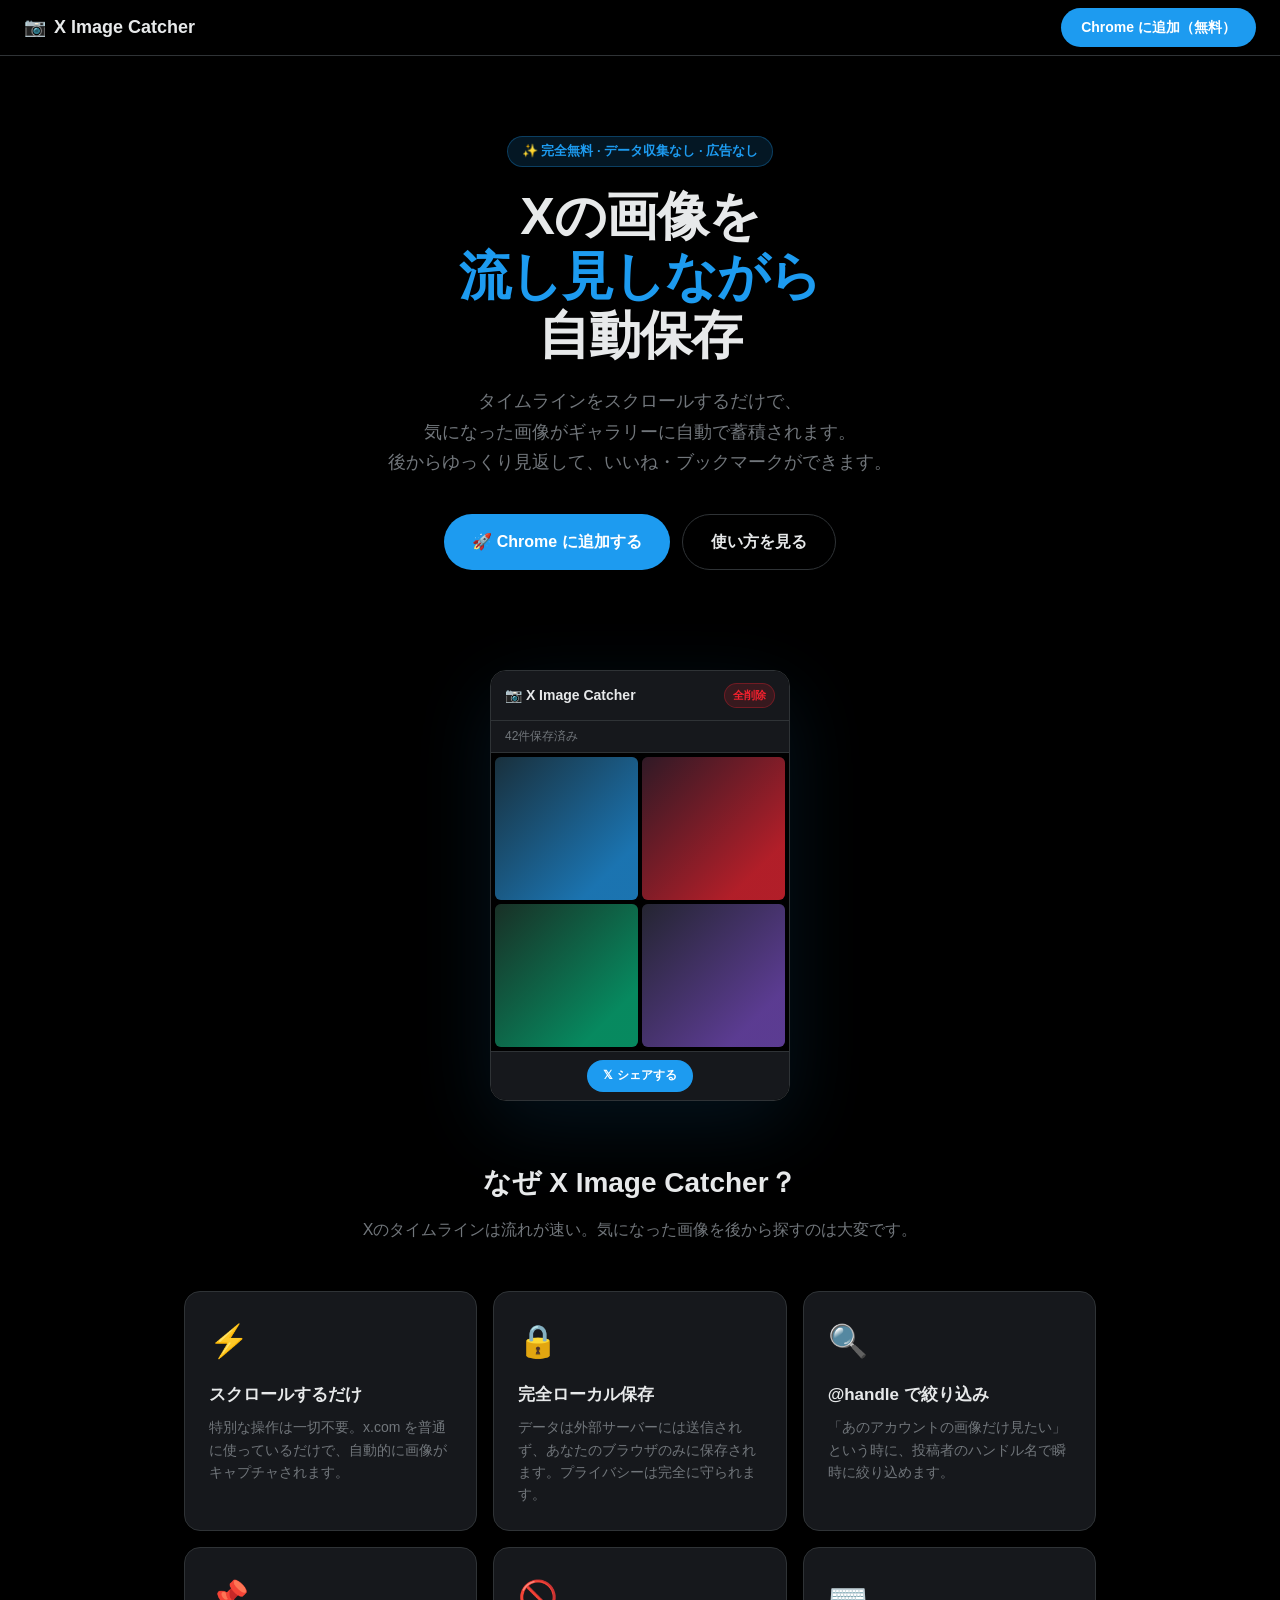
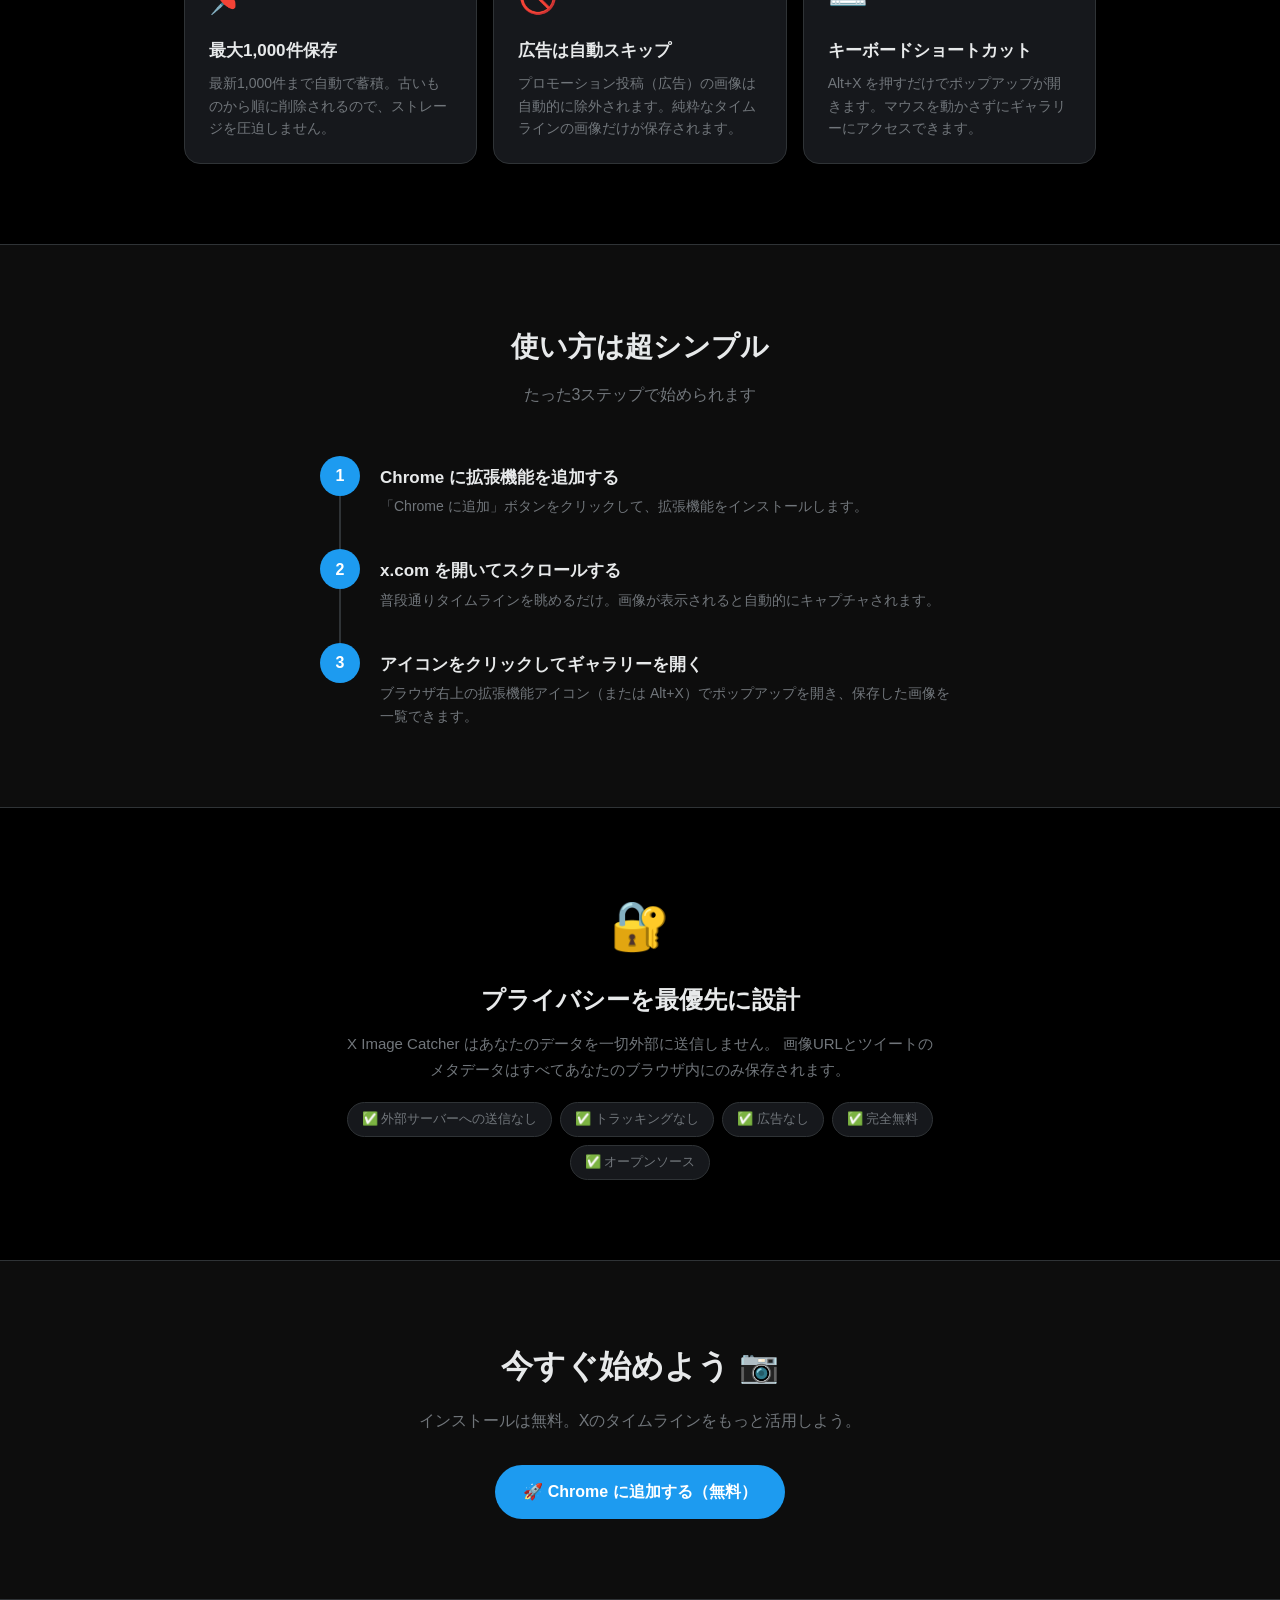
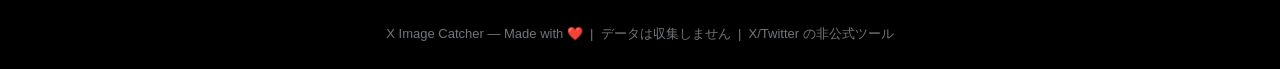
<file: docs/index.html>
<!DOCTYPE html>
<html lang="ja">
<head>
  <meta charset="UTF-8" />
  <meta name="viewport" content="width=device-width, initial-scale=1.0" />
  <title>X Image Catcher — Xのタイムライン画像を自動保存する Chrome 拡張機能</title>
  <meta name="description" content="Xのタイムラインに流れた画像を自動保存。スクロールするだけでギャラリーに蓄積。見逃した画像をあとから一覧・検索できます。" />
  <meta property="og:title" content="X Image Catcher" />
  <meta property="og:description" content="Xのタイムラインに流れた画像を自動保存。スクロールするだけで画像がギャラリーに蓄積されます。" />
  <meta property="og:type" content="website" />
  <meta name="twitter:card" content="summary_large_image" />
  <style>
    *, *::before, *::after { box-sizing: border-box; margin: 0; padding: 0; }

    :root {
      --bg: #000;
      --bg2: #0d0d0d;
      --bg3: #16181c;
      --border: #2f3336;
      --text: #e7e9ea;
      --muted: #71767b;
      --accent: #1d9bf0;
      --accent-hover: #1a8cd8;
    }

    body {
      font-family: -apple-system, BlinkMacSystemFont, 'Segoe UI', Roboto, sans-serif;
      background: var(--bg);
      color: var(--text);
      line-height: 1.6;
    }

    a { color: var(--accent); text-decoration: none; }
    a:hover { text-decoration: underline; }

    /* ---- Nav ---- */
    nav {
      position: sticky;
      top: 0;
      z-index: 100;
      background: rgba(0,0,0,0.85);
      backdrop-filter: blur(12px);
      border-bottom: 1px solid var(--border);
      padding: 0 24px;
      display: flex;
      align-items: center;
      justify-content: space-between;
      height: 56px;
    }

    .nav-brand {
      display: flex;
      align-items: center;
      gap: 8px;
      font-weight: 700;
      font-size: 18px;
      color: var(--text);
    }

    .nav-cta {
      padding: 8px 20px;
      background: var(--accent);
      color: #fff;
      border-radius: 9999px;
      font-weight: 700;
      font-size: 14px;
      transition: background 0.15s;
    }
    .nav-cta:hover { background: var(--accent-hover); text-decoration: none; }

    /* ---- Hero ---- */
    .hero {
      text-align: center;
      padding: 80px 24px 60px;
      max-width: 700px;
      margin: 0 auto;
    }

    .hero-badge {
      display: inline-block;
      background: rgba(29,155,240,0.15);
      color: var(--accent);
      border: 1px solid rgba(29,155,240,0.3);
      border-radius: 9999px;
      padding: 4px 14px;
      font-size: 13px;
      font-weight: 600;
      margin-bottom: 20px;
    }

    .hero h1 {
      font-size: clamp(32px, 6vw, 52px);
      font-weight: 900;
      line-height: 1.15;
      margin-bottom: 20px;
      letter-spacing: -0.02em;
    }

    .hero h1 span {
      color: var(--accent);
    }

    .hero p {
      font-size: 18px;
      color: var(--muted);
      margin-bottom: 36px;
      line-height: 1.7;
    }

    .hero-actions {
      display: flex;
      gap: 12px;
      justify-content: center;
      flex-wrap: wrap;
    }

    .btn-primary {
      display: inline-flex;
      align-items: center;
      gap: 8px;
      padding: 14px 28px;
      background: var(--accent);
      color: #fff;
      border-radius: 9999px;
      font-weight: 700;
      font-size: 16px;
      transition: background 0.15s, transform 0.1s;
    }
    .btn-primary:hover { background: var(--accent-hover); text-decoration: none; transform: translateY(-1px); }

    .btn-secondary {
      display: inline-flex;
      align-items: center;
      gap: 8px;
      padding: 14px 28px;
      background: transparent;
      color: var(--text);
      border: 1px solid var(--border);
      border-radius: 9999px;
      font-weight: 600;
      font-size: 16px;
      transition: background 0.15s;
    }
    .btn-secondary:hover { background: var(--bg3); text-decoration: none; }

    /* ---- Mock popup ---- */
    .mock-wrap {
      display: flex;
      justify-content: center;
      padding: 40px 24px 60px;
    }

    .mock-popup {
      width: 300px;
      border: 1px solid var(--border);
      border-radius: 16px;
      overflow: hidden;
      box-shadow: 0 24px 80px rgba(29,155,240,0.12), 0 8px 24px rgba(0,0,0,0.6);
    }

    .mock-header {
      display: flex;
      align-items: center;
      justify-content: space-between;
      padding: 12px 14px;
      background: var(--bg3);
      border-bottom: 1px solid var(--border);
    }

    .mock-header-left {
      display: flex;
      align-items: center;
      gap: 6px;
      font-weight: 700;
      font-size: 14px;
    }

    .mock-badge-count {
      padding: 3px 8px;
      background: rgba(244,33,46,0.15);
      color: #f4212e;
      border: 1px solid rgba(244,33,46,0.3);
      border-radius: 9999px;
      font-size: 11px;
      font-weight: 600;
    }

    .mock-count {
      padding: 6px 14px;
      font-size: 12px;
      color: var(--muted);
      background: var(--bg3);
      border-bottom: 1px solid var(--border);
    }

    .mock-gallery {
      display: grid;
      grid-template-columns: 1fr 1fr;
      gap: 4px;
      padding: 4px;
      background: var(--bg);
    }

    .mock-thumb {
      aspect-ratio: 1;
      border-radius: 6px;
      background: var(--bg3);
      overflow: hidden;
      position: relative;
    }

    .mock-thumb-inner {
      width: 100%;
      height: 100%;
      background: linear-gradient(135deg, #1e2124 0%, #2f3336 100%);
    }

    .mock-thumb:nth-child(1) .mock-thumb-inner { background: linear-gradient(135deg, #1a3a4a, #1d9bf0 80%); opacity: 0.7; }
    .mock-thumb:nth-child(2) .mock-thumb-inner { background: linear-gradient(135deg, #3a1a2a, #f4212e 80%); opacity: 0.7; }
    .mock-thumb:nth-child(3) .mock-thumb-inner { background: linear-gradient(135deg, #1a3a2a, #00ba7c 80%); opacity: 0.7; }
    .mock-thumb:nth-child(4) .mock-thumb-inner { background: linear-gradient(135deg, #2a2a3a, #794bc4 80%); opacity: 0.7; }

    .mock-footer {
      padding: 8px;
      background: var(--bg3);
      border-top: 1px solid var(--border);
      text-align: center;
    }

    .mock-share-btn {
      display: inline-block;
      padding: 6px 16px;
      background: var(--accent);
      color: #fff;
      border-radius: 9999px;
      font-size: 12px;
      font-weight: 700;
    }

    /* ---- Features ---- */
    .features {
      max-width: 960px;
      margin: 0 auto;
      padding: 0 24px 80px;
    }

    .section-title {
      text-align: center;
      font-size: 28px;
      font-weight: 800;
      margin-bottom: 12px;
    }

    .section-sub {
      text-align: center;
      color: var(--muted);
      margin-bottom: 48px;
      font-size: 16px;
    }

    .feature-grid {
      display: grid;
      grid-template-columns: repeat(auto-fit, minmax(260px, 1fr));
      gap: 16px;
    }

    .feature-card {
      background: var(--bg3);
      border: 1px solid var(--border);
      border-radius: 16px;
      padding: 24px;
      transition: border-color 0.15s;
    }
    .feature-card:hover { border-color: var(--accent); }

    .feature-icon {
      font-size: 32px;
      margin-bottom: 14px;
    }

    .feature-title {
      font-size: 17px;
      font-weight: 700;
      margin-bottom: 8px;
    }

    .feature-desc {
      font-size: 14px;
      color: var(--muted);
      line-height: 1.6;
    }

    /* ---- How to ---- */
    .howto {
      background: var(--bg2);
      border-top: 1px solid var(--border);
      border-bottom: 1px solid var(--border);
      padding: 80px 24px;
    }

    .howto-inner {
      max-width: 640px;
      margin: 0 auto;
    }

    .steps {
      display: flex;
      flex-direction: column;
      gap: 0;
      margin-top: 48px;
    }

    .step {
      display: flex;
      gap: 20px;
      align-items: flex-start;
      position: relative;
      padding-bottom: 32px;
    }

    .step:last-child { padding-bottom: 0; }

    .step:not(:last-child)::after {
      content: '';
      position: absolute;
      left: 19px;
      top: 40px;
      width: 2px;
      height: calc(100% - 40px);
      background: var(--border);
    }

    .step-num {
      width: 40px;
      height: 40px;
      border-radius: 50%;
      background: var(--accent);
      color: #fff;
      font-weight: 800;
      font-size: 16px;
      display: flex;
      align-items: center;
      justify-content: center;
      flex-shrink: 0;
      z-index: 1;
    }

    .step-content h3 {
      font-size: 17px;
      font-weight: 700;
      margin-bottom: 4px;
      padding-top: 8px;
    }

    .step-content p {
      font-size: 14px;
      color: var(--muted);
    }

    /* ---- Privacy ---- */
    .privacy {
      max-width: 640px;
      margin: 0 auto;
      padding: 80px 24px;
      text-align: center;
    }

    .privacy-icon {
      font-size: 48px;
      margin-bottom: 16px;
    }

    .privacy h2 {
      font-size: 24px;
      font-weight: 800;
      margin-bottom: 12px;
    }

    .privacy p {
      color: var(--muted);
      font-size: 15px;
      line-height: 1.7;
    }

    .privacy-tags {
      display: flex;
      flex-wrap: wrap;
      gap: 8px;
      justify-content: center;
      margin-top: 20px;
    }

    .privacy-tag {
      padding: 6px 14px;
      background: var(--bg3);
      border: 1px solid var(--border);
      border-radius: 9999px;
      font-size: 13px;
      color: var(--muted);
    }

    /* ---- CTA bottom ---- */
    .cta-bottom {
      background: var(--bg2);
      border-top: 1px solid var(--border);
      text-align: center;
      padding: 80px 24px;
    }

    .cta-bottom h2 {
      font-size: 32px;
      font-weight: 900;
      margin-bottom: 16px;
    }

    .cta-bottom p {
      color: var(--muted);
      font-size: 16px;
      margin-bottom: 32px;
    }

    /* ---- Footer ---- */
    footer {
      border-top: 1px solid var(--border);
      padding: 24px;
      text-align: center;
      color: var(--muted);
      font-size: 13px;
    }
  </style>
</head>
<body>

  <!-- Nav -->
  <nav>
    <div class="nav-brand">
      <span>📷</span>
      X Image Catcher
    </div>
    <a href="https://chrome.google.com/webstore" class="nav-cta" target="_blank" rel="noopener">
      Chrome に追加（無料）
    </a>
  </nav>

  <!-- Hero -->
  <section class="hero">
    <div class="hero-badge">✨ 完全無料 · データ収集なし · 広告なし</div>
    <h1>Xの画像を<br><span>流し見しながら</span><br>自動保存</h1>
    <p>
      タイムラインをスクロールするだけで、<br>
      気になった画像がギャラリーに自動で蓄積されます。<br>
      後からゆっくり見返して、いいね・ブックマークができます。
    </p>
    <div class="hero-actions">
      <a href="https://chrome.google.com/webstore" class="btn-primary" target="_blank" rel="noopener">
        🚀 Chrome に追加する
      </a>
      <a href="#howto" class="btn-secondary">
        使い方を見る
      </a>
    </div>
  </section>

  <!-- Mock popup -->
  <div class="mock-wrap">
    <div class="mock-popup">
      <div class="mock-header">
        <div class="mock-header-left">📷 X Image Catcher</div>
        <span class="mock-badge-count">全削除</span>
      </div>
      <div class="mock-count">42件保存済み</div>
      <div class="mock-gallery">
        <div class="mock-thumb"><div class="mock-thumb-inner"></div></div>
        <div class="mock-thumb"><div class="mock-thumb-inner"></div></div>
        <div class="mock-thumb"><div class="mock-thumb-inner"></div></div>
        <div class="mock-thumb"><div class="mock-thumb-inner"></div></div>
      </div>
      <div class="mock-footer">
        <span class="mock-share-btn">𝕏 シェアする</span>
      </div>
    </div>
  </div>

  <!-- Features -->
  <section class="features">
    <h2 class="section-title">なぜ X Image Catcher？</h2>
    <p class="section-sub">Xのタイムラインは流れが速い。気になった画像を後から探すのは大変です。</p>
    <div class="feature-grid">
      <div class="feature-card">
        <div class="feature-icon">⚡</div>
        <div class="feature-title">スクロールするだけ</div>
        <div class="feature-desc">特別な操作は一切不要。x.com を普通に使っているだけで、自動的に画像がキャプチャされます。</div>
      </div>
      <div class="feature-card">
        <div class="feature-icon">🔒</div>
        <div class="feature-title">完全ローカル保存</div>
        <div class="feature-desc">データは外部サーバーには送信されず、あなたのブラウザのみに保存されます。プライバシーは完全に守られます。</div>
      </div>
      <div class="feature-card">
        <div class="feature-icon">🔍</div>
        <div class="feature-title">@handle で絞り込み</div>
        <div class="feature-desc">「あのアカウントの画像だけ見たい」という時に、投稿者のハンドル名で瞬時に絞り込めます。</div>
      </div>
      <div class="feature-card">
        <div class="feature-icon">📌</div>
        <div class="feature-title">最大1,000件保存</div>
        <div class="feature-desc">最新1,000件まで自動で蓄積。古いものから順に削除されるので、ストレージを圧迫しません。</div>
      </div>
      <div class="feature-card">
        <div class="feature-icon">🚫</div>
        <div class="feature-title">広告は自動スキップ</div>
        <div class="feature-desc">プロモーション投稿（広告）の画像は自動的に除外されます。純粋なタイムラインの画像だけが保存されます。</div>
      </div>
      <div class="feature-card">
        <div class="feature-icon">⌨️</div>
        <div class="feature-title">キーボードショートカット</div>
        <div class="feature-desc">Alt+X を押すだけでポップアップが開きます。マウスを動かさずにギャラリーにアクセスできます。</div>
      </div>
    </div>
  </section>

  <!-- How to -->
  <section class="howto" id="howto">
    <div class="howto-inner">
      <h2 class="section-title">使い方は超シンプル</h2>
      <p class="section-sub">たった3ステップで始められます</p>
      <div class="steps">
        <div class="step">
          <div class="step-num">1</div>
          <div class="step-content">
            <h3>Chrome に拡張機能を追加する</h3>
            <p>「Chrome に追加」ボタンをクリックして、拡張機能をインストールします。</p>
          </div>
        </div>
        <div class="step">
          <div class="step-num">2</div>
          <div class="step-content">
            <h3>x.com を開いてスクロールする</h3>
            <p>普段通りタイムラインを眺めるだけ。画像が表示されると自動的にキャプチャされます。</p>
          </div>
        </div>
        <div class="step">
          <div class="step-num">3</div>
          <div class="step-content">
            <h3>アイコンをクリックしてギャラリーを開く</h3>
            <p>ブラウザ右上の拡張機能アイコン（または Alt+X）でポップアップを開き、保存した画像を一覧できます。</p>
          </div>
        </div>
      </div>
    </div>
  </section>

  <!-- Privacy -->
  <section class="privacy">
    <div class="privacy-icon">🔐</div>
    <h2>プライバシーを最優先に設計</h2>
    <p>
      X Image Catcher はあなたのデータを一切外部に送信しません。
      画像URLとツイートのメタデータはすべてあなたのブラウザ内にのみ保存されます。
    </p>
    <div class="privacy-tags">
      <span class="privacy-tag">✅ 外部サーバーへの送信なし</span>
      <span class="privacy-tag">✅ トラッキングなし</span>
      <span class="privacy-tag">✅ 広告なし</span>
      <span class="privacy-tag">✅ 完全無料</span>
      <span class="privacy-tag">✅ オープンソース</span>
    </div>
  </section>

  <!-- CTA bottom -->
  <section class="cta-bottom">
    <h2>今すぐ始めよう 📷</h2>
    <p>インストールは無料。Xのタイムラインをもっと活用しよう。</p>
    <a href="https://chrome.google.com/webstore" class="btn-primary" target="_blank" rel="noopener">
      🚀 Chrome に追加する（無料）
    </a>
  </section>

  <!-- Footer -->
  <footer>
    <p>X Image Catcher — Made with ❤️ &nbsp;|&nbsp; データは収集しません &nbsp;|&nbsp; X/Twitter の非公式ツール</p>
  </footer>

</body>
</html>
</file>
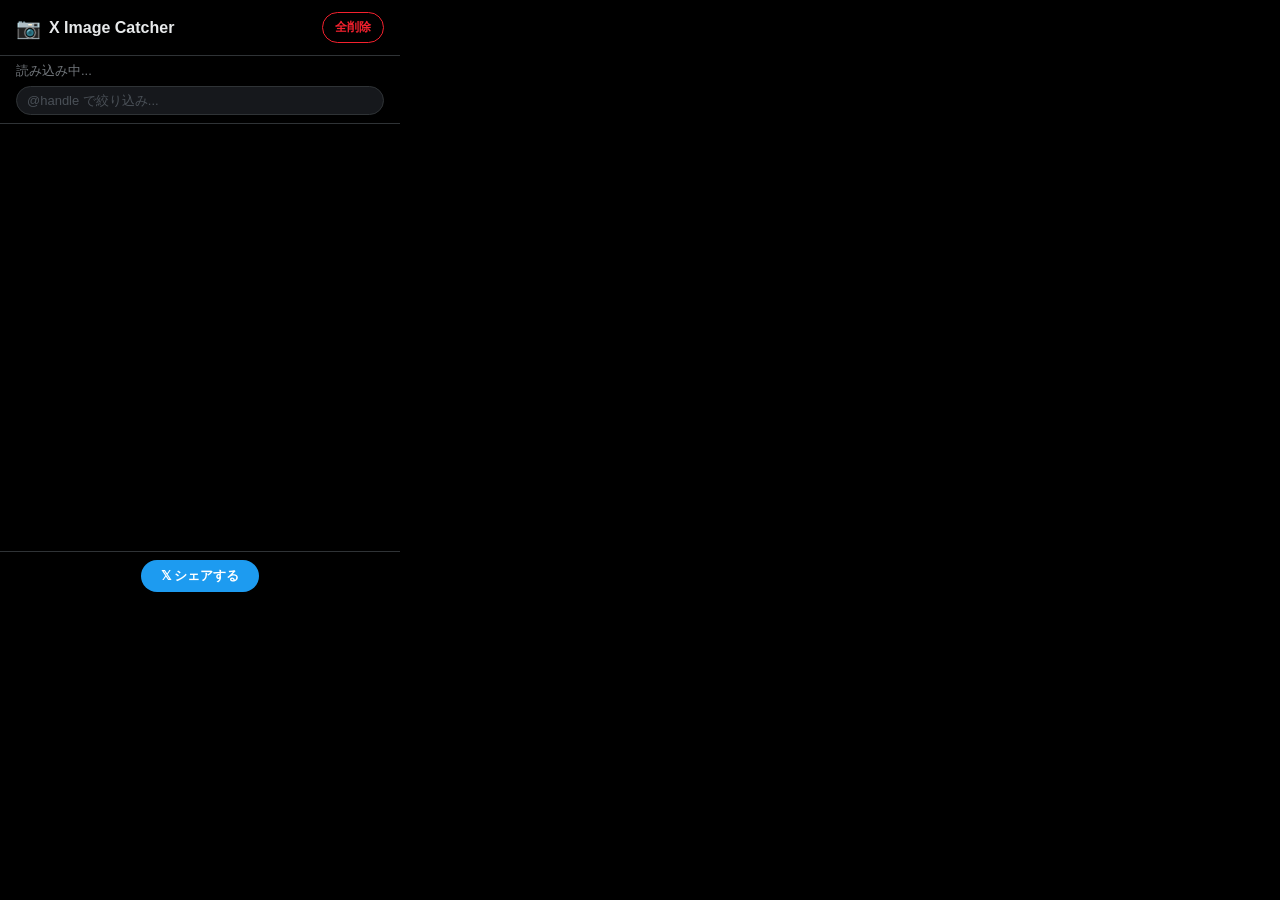
<file: popup.html>
<!DOCTYPE html>
<html lang="ja">
<head>
  <meta charset="UTF-8" />
  <meta name="viewport" content="width=device-width, initial-scale=1.0" />
  <title>X Image Catcher</title>
  <link rel="stylesheet" href="popup.css" />
</head>
<body>
  <header class="header">
    <div class="header-left">
      <span class="header-icon">📷</span>
      <h1 class="header-title">X Image Catcher</h1>
    </div>
    <button id="btn-clear-all" class="btn-clear-all" title="すべて削除">全削除</button>
  </header>

  <div class="subheader">
    <span id="count-label" class="count-label">読み込み中...</span>
    <input id="search-input" class="search-input" type="search" placeholder="@handle で絞り込み..." autocomplete="off" />
  </div>

  <main id="gallery" class="gallery">
    <div id="empty-msg" class="empty-msg" hidden>
      <div class="empty-icon">🖼️</div>
      <p class="empty-title">まだ画像がありません</p>
      <p class="empty-desc">
        <a href="https://x.com" target="_blank" class="empty-link">x.com</a> を開いてタイムラインをスクロールすると、<br>
        画像が自動でここに保存されます。
      </p>
      <ol class="empty-steps">
        <li>拡張機能をインストール ✅</li>
        <li>x.com を開く</li>
        <li>タイムラインをスクロール</li>
        <li>ここに画像が自動保存される ✨</li>
      </ol>
    </div>
  </main>

  <footer class="footer">
    <button id="btn-share" class="btn-share" title="この拡張機能をXでシェア">
      𝕏 シェアする
    </button>
  </footer>

  <script src="popup.js"></script>
</body>
</html>
</file>
<file: popup.css>
/* X Image Catcher — popup.css */

*, *::before, *::after {
  box-sizing: border-box;
  margin: 0;
  padding: 0;
}

body {
  width: 400px;
  height: 600px;
  display: flex;
  flex-direction: column;
  font-family: -apple-system, BlinkMacSystemFont, 'Segoe UI', Roboto, sans-serif;
  background: #000;
  color: #e7e9ea;
  overflow: hidden;
}

/* ---- ヘッダー ---- */
.header {
  display: flex;
  align-items: center;
  justify-content: space-between;
  padding: 12px 16px;
  border-bottom: 1px solid #2f3336;
  flex-shrink: 0;
}

.header-left {
  display: flex;
  align-items: center;
  gap: 8px;
}

.header-icon {
  font-size: 20px;
}

.header-title {
  font-size: 16px;
  font-weight: 700;
  color: #e7e9ea;
}

.btn-clear-all {
  padding: 6px 12px;
  background: transparent;
  border: 1px solid #f4212e;
  color: #f4212e;
  border-radius: 9999px;
  font-size: 12px;
  font-weight: 600;
  cursor: pointer;
  transition: background 0.15s;
}

.btn-clear-all:hover {
  background: rgba(244, 33, 46, 0.1);
}

.btn-clear-all--confirm {
  background: #f4212e;
  color: #fff;
}

/* ---- サブヘッダー ---- */
.subheader {
  padding: 6px 16px 8px;
  border-bottom: 1px solid #2f3336;
  flex-shrink: 0;
  display: flex;
  flex-direction: column;
  gap: 6px;
}

.count-label {
  font-size: 13px;
  color: #71767b;
}

.search-input {
  width: 100%;
  padding: 6px 10px;
  background: #16181c;
  border: 1px solid #2f3336;
  border-radius: 9999px;
  color: #e7e9ea;
  font-size: 13px;
  outline: none;
  transition: border-color 0.15s;
}

.search-input:focus {
  border-color: #1d9bf0;
}

.search-input::placeholder {
  color: #4a5057;
}

/* ---- ギャラリー ---- */
.gallery {
  flex: 1;
  overflow-y: auto;
  padding: 8px;
  columns: 2;
  column-gap: 6px;
}

.gallery::-webkit-scrollbar {
  width: 4px;
}
.gallery::-webkit-scrollbar-track {
  background: #000;
}
.gallery::-webkit-scrollbar-thumb {
  background: #2f3336;
  border-radius: 2px;
}

.empty-msg {
  column-span: all;
  text-align: center;
  color: #71767b;
  font-size: 14px;
  padding: 32px 20px;
}

.empty-icon {
  font-size: 40px;
  margin-bottom: 12px;
}

.empty-title {
  font-size: 18px;
  font-weight: 700;
  color: #e7e9ea;
  margin-bottom: 8px;
}

.empty-desc {
  font-size: 14px;
  color: #71767b;
  line-height: 1.6;
  margin-bottom: 16px;
}

.empty-link {
  color: #1d9bf0;
  text-decoration: none;
}

.empty-link:hover {
  text-decoration: underline;
}

.empty-steps {
  display: inline-block;
  text-align: left;
  list-style: none;
  padding: 12px 16px;
  background: #16181c;
  border-radius: 12px;
  font-size: 13px;
  color: #e7e9ea;
  line-height: 2;
  counter-reset: steps;
}

.empty-steps li {
  counter-increment: steps;
}

/* ---- サムネイルカード ---- */
.thumb-card {
  position: relative;
  break-inside: avoid;
  overflow: hidden;
  border-radius: 6px;
  background: #1e2124;
  cursor: pointer;
  margin-bottom: 6px;
}

.thumb-card:hover .thumb-overlay {
  opacity: 1;
}

.thumb-img {
  width: 100%;
  height: auto;
  display: block;
  transition: transform 0.2s;
}

.thumb-card:hover .thumb-img {
  transform: scale(1.04);
}

/* ---- オーバーレイ（アバター・ハンドル・削除ボタン） ---- */
.thumb-overlay {
  position: absolute;
  bottom: 0;
  left: 0;
  right: 0;
  padding: 4px 6px;
  background: linear-gradient(transparent, rgba(0, 0, 0, 0.75));
  display: flex;
  align-items: center;
  justify-content: space-between;
  opacity: 0;
  transition: opacity 0.15s;
}

.thumb-author {
  display: flex;
  align-items: center;
  gap: 4px;
  min-width: 0;
}

.thumb-avatar {
  width: 20px;
  height: 20px;
  border-radius: 50%;
  object-fit: cover;
  flex-shrink: 0;
}

.thumb-handle {
  font-size: 10px;
  color: #e7e9ea;
  white-space: nowrap;
  overflow: hidden;
  text-overflow: ellipsis;
  max-width: 70px;
}

.btn-delete {
  flex-shrink: 0;
  width: 20px;
  height: 20px;
  background: rgba(0, 0, 0, 0.6);
  border: none;
  border-radius: 50%;
  color: #e7e9ea;
  font-size: 12px;
  line-height: 1;
  cursor: pointer;
  display: flex;
  align-items: center;
  justify-content: center;
  transition: background 0.15s;
}

.btn-delete:hover {
  background: rgba(244, 33, 46, 0.8);
}

/* ---- もっと見るボタン ---- */
.btn-load-more {
  column-span: all;
  display: block;
  width: 100%;
  padding: 10px;
  margin-top: 4px;
  background: transparent;
  border: 1px solid #2f3336;
  border-radius: 6px;
  color: #71767b;
  font-size: 13px;
  cursor: pointer;
  transition: background 0.15s, color 0.15s;
}

.btn-load-more:hover {
  background: #16181c;
  color: #e7e9ea;
}

/* ---- フッター ---- */
.footer {
  flex-shrink: 0;
  padding: 8px 16px;
  border-top: 1px solid #2f3336;
  display: flex;
  justify-content: center;
}

.btn-share {
  padding: 7px 20px;
  background: #1d9bf0;
  border: none;
  border-radius: 9999px;
  color: #fff;
  font-size: 13px;
  font-weight: 700;
  cursor: pointer;
  transition: background 0.15s;
}

.btn-share:hover {
  background: #1a8cd8;
}
</file>
